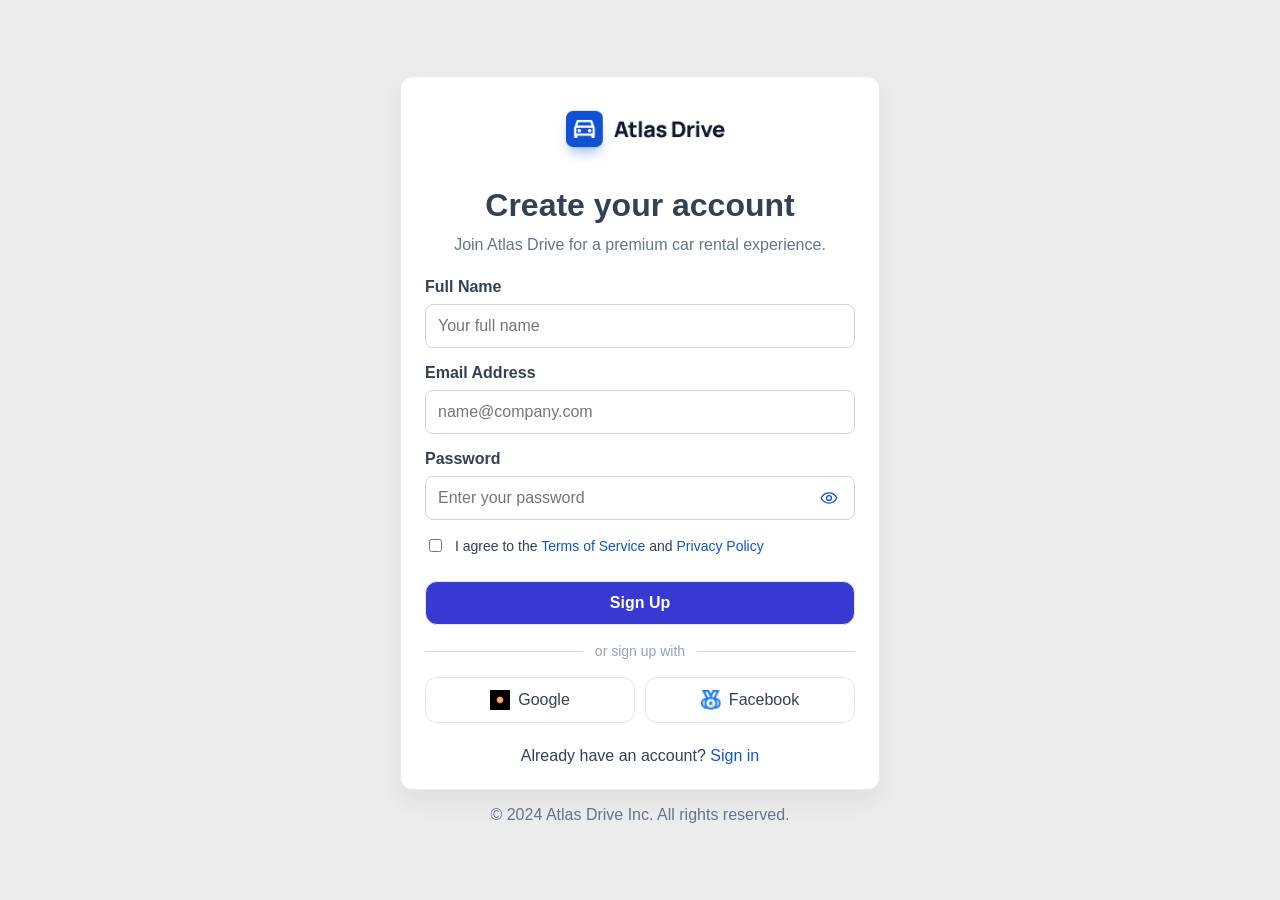
<file: Page_Login/index.html>
<!DOCTYPE html>
<html lang="en">
<head>
    <meta charset="UTF-8">
    <meta name="viewport" content="width=device-width, initial-scale=1.0">
    <title>Atlas Drive Sign Up</title>
    <link rel="stylesheet" href="style.css">
    <script src="javaS.js?v=2" defer></script>
</head>
<body>
    <div class="fads">

        <div class="sing">
            <div class="head">
                <img src="../Source/Container.png" alt="Atlas Drive logo" class="icon">
            </div>
            <h1 class="hed">Create your account</h1>
            <p class="subtext">Join Atlas Drive for a premium car rental experience.</p>
            <form action="#" method="post" class="info">
                <div class="dic">
    
                    <label for="name" class="labe">Full Name</label>
                    <input type="text" name="name" id="name" placeholder="Your full name" class="inp" autocomplete="name" required>
                </div>
                <div class="dic">
    
                    <label for="mail" class="labe">Email Address</label>
                    <input type="email" name="mail" id="mail" placeholder="name@company.com" class="inp" autocomplete="email" required>
                </div>
                <div class="dic">
    
    
                    <label for="password" class="labe">Password</label>
                    <div class="password-box">
                        <input type="password" name="password" id="password" placeholder="Enter your password" class="inp" autocomplete="new-password" required>
                        <button type="button" id="togglePassword" class="toggle-password" aria-label="Show password" aria-pressed="false">
                            <span aria-hidden="true" class="toggle-password__icon">
                                <svg viewBox="0 0 24 24" focusable="false">
                                    <path d="M1.5 12s3.75-6.75 10.5-6.75S22.5 12 22.5 12s-3.75 6.75-10.5 6.75S1.5 12 1.5 12Z"></path>
                                    <circle cx="12" cy="12" r="3.25"></circle>
                                </svg>
                            </span>
                        </button>
                    </div>
                </div>
                <div class="dic fle">
                    <input type="checkbox" name="agree" id="agree">
                    <label for="agree">I agree to the <a href="#">Terms of Service</a> and <a href="#">Privacy Policy</a></label>
                </div>
                <button class="button" type="submit">Sign Up</button>
            </form>
            <div class="divider" aria-hidden="true">
                <span>or sign up with</span>
            </div>
            <div class="socials">
                <a href="https://www.google.com/" class="con cons">
                    <img src="../Source/Google.PNG" alt="" aria-hidden="true"> Google
                </a>
                <a href="https://web.facebook.com/" class="con cons">
                    <img src="../Source/facebook.png" alt="" aria-hidden="true"> Facebook
                </a>
            </div>
            <p class="kaka">Already have an account? <a href="../Page_SingUp/index.html">Sign in</a></p>
        </div>
    </div>
    <footer>&copy; 2024 Atlas Drive Inc. All rights reserved.</footer>
</body>
</html>
</file>
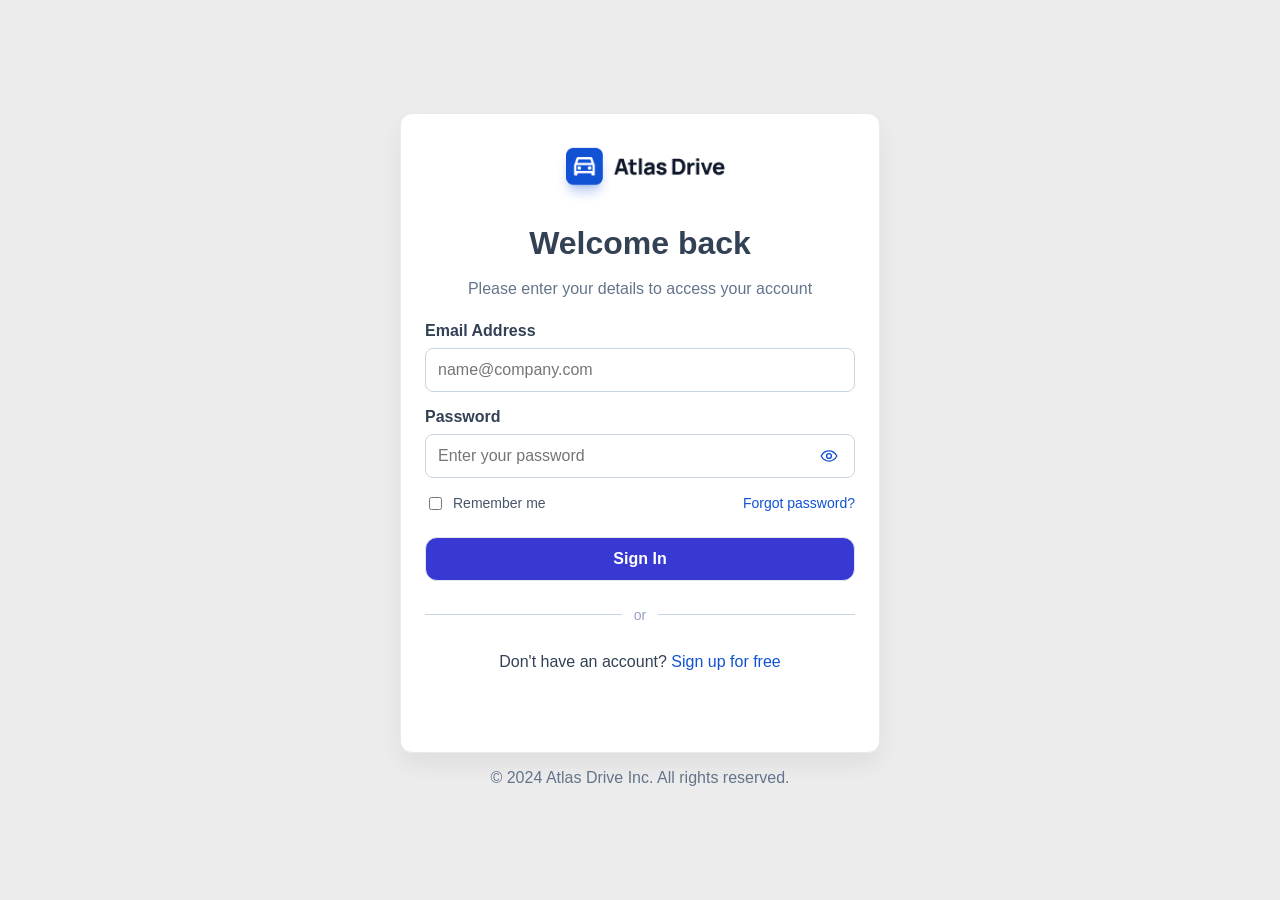
<file: Page_SingUp/index.html>
<!DOCTYPE html>
<html lang="en">
<head>
    <meta charset="UTF-8">
    <meta name="viewport" content="width=device-width, initial-scale=1.0">
    <title>Atlas Drive Sign In</title>
    <link rel="stylesheet" href="style.css">
    <script src="javaS.js" defer></script>
</head>
<body>
    <div class="fads">
        <div class="sing">
            <div class="head">
                <img src="../Source/Container.png" alt="Atlas Drive logo" class="icon">
            </div>
            <h1 class="hed">Welcome back</h1>
            <p class="subtext">Please enter your details to access your account</p>

            <form action="#" method="post" class="info">
                <div class="dic">
                    <label for="mail" class="labe">Email Address</label>
                    <input type="email" name="mail" id="mail" placeholder="name@company.com" class="inp" autocomplete="email" required>
                </div>

                <div class="dic">
                    <label for="password" class="labe">Password</label>
                    <div class="password-box">
                        <input type="password" name="password" id="password" placeholder="Enter your password" class="inp" autocomplete="current-password" required>
                        <button type="button" id="togglePassword" class="toggle-password" aria-label="Show password" aria-pressed="false">
                            <span aria-hidden="true" class="toggle-password__icon">
                                <svg viewBox="0 0 24 24" focusable="false">
                                    <path d="M1.5 12s3.75-6.75 10.5-6.75S22.5 12 22.5 12s-3.75 6.75-10.5 6.75S1.5 12 1.5 12Z"></path>
                                    <circle cx="12" cy="12" r="3.25"></circle>
                                </svg>
                            </span>
                        </button>
                    </div>
                </div>

                <div class="row-meta">
                    <label for="remember" class="remember">
                        <input type="checkbox" name="remember" id="remember">
                        <span>Remember me</span>
                    </label>
                    <a href="#" class="forgot">Forgot password?</a>
                </div>

                <button class="button" type="submit">Sign In</button>
            </form>

            <div class="divider" aria-hidden="true">
                <span>or</span>
            </div>

            <p class="kaka">Don't have an account? <a href="../Page_Login/index.html">Sign up for free</a></p>
        </div>
    </div>

    <footer>&copy; 2024 Atlas Drive Inc. All rights reserved.</footer>
</body>
</html>
</file>
<file: Page_Login/style.css>
* {
    box-sizing: border-box;
}

body {
    margin: 0;
    min-height: 100vh;
    font-family: "Manrope", sans-serif;
    font-optical-sizing: auto;
    display: flex;
    flex-direction: column;
    align-items: center;
    justify-content: center;
    padding: 32px 16px;
    background-color: rgb(236, 236, 236);
    color: rgb(51, 65, 85);
}

.fads {
    width: min(100%, 480px);
    border: 1px solid rgb(236, 232, 240);
    background-color: rgb(255, 255, 255);
    border-radius: 12px;
    box-shadow: 0 12px 24px rgba(15, 23, 42, 0.06);
    min-height: 685px;
}

.sing {
    width: 100%;
    display: flex;
    flex-direction: column;
    align-items: stretch;
    padding: 24px;
}

.head {
    display: flex;
    justify-content: center;
    margin-bottom: 12px;
}

.icon {
    margin: 8px;
    max-width: 170px;
    height: auto;
}

.hed {
    margin: 0;
    text-align: center;
}

.subtext {
    margin: 12px 0 24px;
    text-align: center;
    color: rgb(100, 116, 139);
}

.info {
    display: flex;
    flex-direction: column;
    gap: 16px;
}

.dic {
    width: 100%;
}

.labe {
    display: block;
    margin-bottom: 8px;
    font-weight: 600;
}

.inp {
    width: 100%;
    padding: 12px;
    border: 1px solid rgb(203, 213, 225);
    border-radius: 8px;
    font: inherit;
}

.password-box {
    position: relative;
}

.password-box .inp {
    padding-right: 56px;
}

.toggle-password {
    position: absolute;
    top: 50%;
    right: 12px;
    transform: translateY(-50%);
    border: none;
    background: transparent;
    color: rgb(17, 82, 212);
    padding: 0;
    width: 28px;
    height: 28px;
    display: inline-flex;
    align-items: center;
    justify-content: center;
    font: inherit;
    line-height: 1;
    cursor: pointer;
}

.toggle-password__icon {
    width: 18px;
    height: 18px;
    display: inline-flex;
    align-items: center;
    justify-content: center;
}

.toggle-password__icon svg {
    width: 18px;
    height: 18px;
    stroke: currentColor;
    stroke-width: 1.8;
    fill: none;
    stroke-linecap: round;
    stroke-linejoin: round;
}

.toggle-password:hover {
    opacity: 0.8;
}

.toggle-password:focus-visible {
    outline: 2px solid rgba(56, 56, 210, 0.2);
    border-radius: 999px;
}

.inp:focus {
    outline: 2px solid rgba(56, 56, 210, 0.2);
    border-color: rgb(56, 56, 210);
}

.fle {
    display: flex;
    align-items: flex-start;
    gap: 10px;
    font-size: 14px;
    line-height: 1.5;
}

a {
    color: rgb(17, 82, 212);
    text-decoration: none;
}

a:hover {
    text-decoration: underline;
}

.button,
.con {
    width: 100%;
    border: 1px solid rgba(226, 232, 240, 1);
    border-radius: 12px;
    padding: 12px;
    font: inherit;
}

.button {
    margin-top: 8px;
    font-weight: 700;
    color: white;
    background-color: rgb(56, 56, 210);
    cursor: pointer;
    transition: background-color 0.2s ease, transform 0.2s ease;
}

.button:hover {
    background-color: rgb(70, 70, 235);
    transform: translateY(-1px);
}

.socials {
    display: flex;
    flex-direction: row;
    gap: 10px;
    margin-top: 18px;
}

.divider {
    display: flex;
    align-items: center;
    gap: 12px;
    margin-top: 18px;
    color: rgb(148, 163, 184);
    font-size: 14px;
    text-align: center;
}

.divider::before,
.divider::after {
    content: "";
    flex: 1;
    height: 1px;
    background-color: rgb(203, 213, 225);
}

.con {
    display: flex;
    align-items: center;
    justify-content: center;
    gap: 8px;
    background-color: white;
    color: rgba(51, 65, 85, 1);
}

.con img {
    width: 20px;
    height: 20px;
}

.cons:hover {
    text-decoration: none;
    background-color: rgb(248, 250, 252);
}

.kaka {
    margin: 24px 0 0;
    text-align: center;
}

footer {
    margin-top: 16px;
    text-align: center;
    color: rgb(100, 116, 139);
}

@media (max-width: 520px) {
    body {
        padding: 20px 12px;
    }

    .sing {
        padding: 20px 16px;
    }
}
</file>
<file: Page_SingUp/style.css>
* {
    box-sizing: border-box;
}

body {
    margin: 0;
    min-height: 100vh;
    font-family: "Manrope", sans-serif;
    font-optical-sizing: auto;
    display: flex;
    flex-direction: column;
    align-items: center;
    justify-content: center;
    padding: 32px 16px;
    background-color: rgb(236, 236, 236);
    color: rgb(51, 65, 85);
}

.fads {
    width: min(100%, 480px);
    border: 1px solid rgb(236, 232, 240);
    background-color: rgb(255, 255, 255);
    border-radius: 12px;
    box-shadow: 0 12px 24px rgba(15, 23, 42, 0.06);
    min-height: 640px;
}

.sing {
    width: 100%;
    display: flex;
    flex-direction: column;
    align-items: stretch;
    padding: 24px;
}

.head {
    display: flex;
    justify-content: center;
    margin-bottom: 12px;
}

.icon {
    margin: 8px;
    max-width: 170px;
    height: auto;
}

.hed {
    margin: 0;
    text-align: center;
    margin-bottom: 6px;
}

.subtext {
    margin: 12px 0 24px;
    text-align: center;
    color: rgb(100, 116, 139);
}

.info {
    display: flex;
    flex-direction: column;
    gap: 16px;
}

.dic {
    width: 100%;
}

.labe {
    display: block;
    margin-bottom: 8px;
    font-weight: 600;
}

.inp {
    width: 100%;
    padding: 12px;
    border: 1px solid rgb(203, 213, 225);
    border-radius: 8px;
    font: inherit;
}

.password-box {
    position: relative;
}

.password-box .inp {
    padding-right: 56px;
}

.toggle-password {
    position: absolute;
    top: 50%;
    right: 12px;
    transform: translateY(-50%);
    border: none;
    background: transparent;
    color: rgb(17, 82, 212);
    padding: 0;
    width: 28px;
    height: 28px;
    display: inline-flex;
    align-items: center;
    justify-content: center;
    line-height: 1;
    cursor: pointer;
}

.toggle-password__icon {
    width: 18px;
    height: 18px;
    display: inline-flex;
    align-items: center;
    justify-content: center;
}

.toggle-password__icon svg {
    width: 18px;
    height: 18px;
    stroke: currentColor;
    stroke-width: 1.8;
    fill: none;
    stroke-linecap: round;
    stroke-linejoin: round;
}

.toggle-password:hover {
    opacity: 0.8;
}

.toggle-password:focus-visible,
.inp:focus {
    outline: 2px solid rgba(56, 56, 210, 0.2);
}

.toggle-password:focus-visible {
    border-radius: 999px;
}

.inp:focus {
    border-color: rgb(56, 56, 210);
}

.row-meta {
    display: flex;
    align-items: center;
    justify-content: space-between;
    gap: 12px;
    font-size: 14px;
}

.remember {
    display: inline-flex;
    align-items: center;
    gap: 8px;
    color: rgb(71, 85, 105);
}

a {
    color: rgb(17, 82, 212);
    text-decoration: none;
}

a:hover {
    text-decoration: underline;
}

.button {
    width: 100%;
    border-radius: 12px;
    padding: 12px;
    font: inherit;
}

.button {
    margin-top: 8px;
    border: 1px solid rgba(226, 232, 240, 1);
    font-weight: 700;
    color: white;
    background-color: rgb(56, 56, 210);
    cursor: pointer;
    transition: background-color 0.2s ease, transform 0.2s ease;
    margin-bottom: 8px;
}

.button:hover {
    background-color: rgb(70, 70, 235);
    transform: translateY(-1px);
}

.divider {
    display: flex;
    align-items: center;
    gap: 12px;
    margin-top: 18px;
    color: rgb(148, 163, 184);
    font-size: 14px;
    text-align: center;
    margin-bottom: 6px;
}

.divider::before,
.divider::after {
    content: "";
    flex: 1;
    height: 1px;
    background-color: rgb(203, 213, 225);
}

.kaka {
    margin: 24px 0 0;
    text-align: center;
}

footer {
    margin-top: 16px;
    text-align: center;
    color: rgb(100, 116, 139);
}

@media (max-width: 520px) {
    body {
        padding: 20px 12px;
    }

    .sing {
        padding: 20px 16px;
    }

    .row-meta {
        flex-direction: column;
        align-items: stretch;
    }
}
</file>
